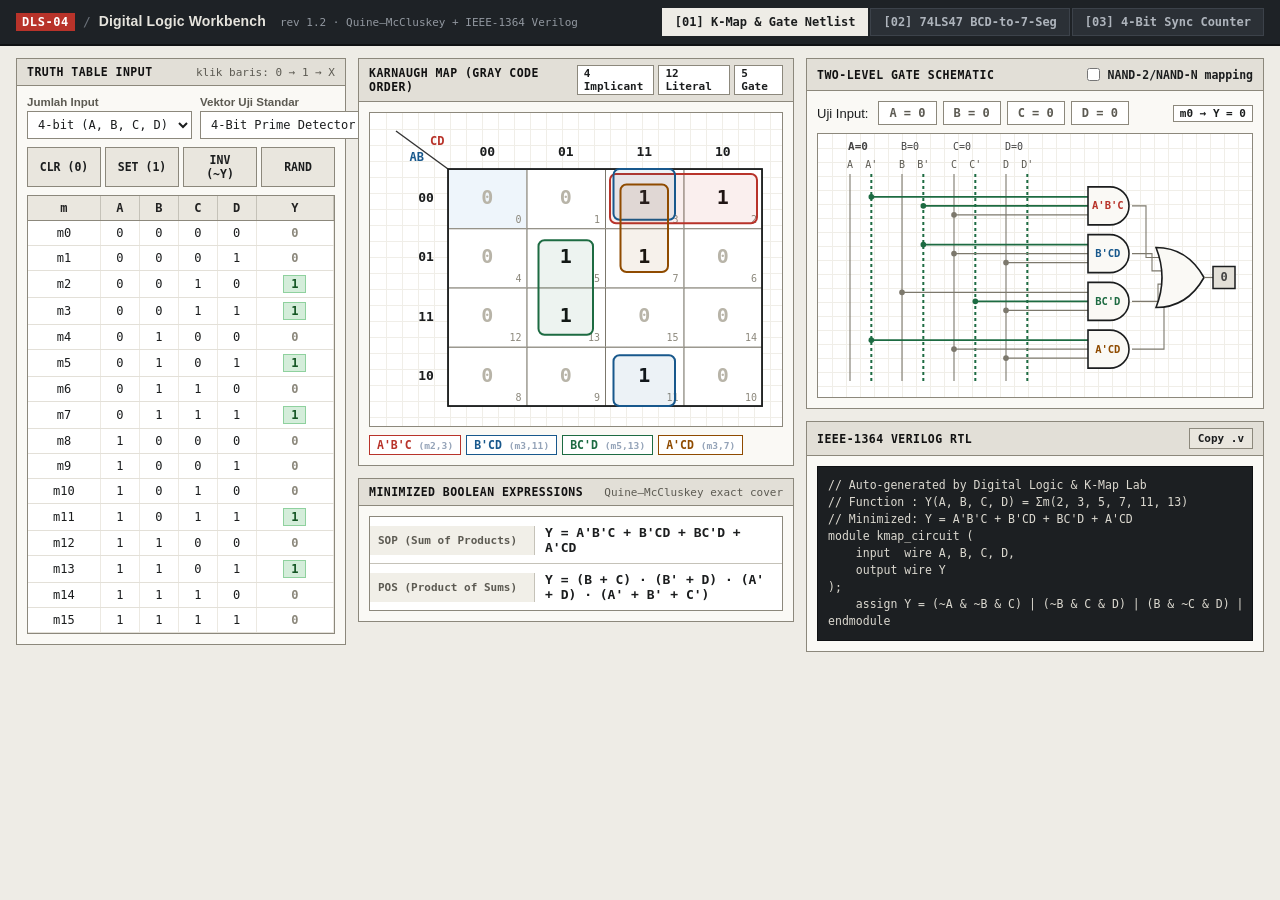
<file: index.html>
<!DOCTYPE html>
<html lang="id">
<head>
  <meta charset="UTF-8" />
  <meta http-equiv="refresh" content="0; url=simulator/index.html" />
  <title>Digital Logic &amp; K-Map Studio</title>
</head>
<body>
  <p>Mengarahkan ke <a href="simulator/index.html">Digital Logic &amp; K-Map Studio</a>…</p>
</body>
</html>
</file>
<file: simulator/css/style.css>
/* ==========================================================================
   DLS-04 Digital Logic Workbench — Technical / CAD Schematic Datasheet Theme
   (Clean light engineering paper + sharp 1px borders, no AI gradients/glows)
   ========================================================================== */
:root {
  --bg: #eeece6;
  --panel: #faf9f5;
  --canvas-bg: #ffffff;
  --border: #c5c2b8;
  --border-dark: #8c887c;
  --ink: #1b1d1e;
  --muted: #5c5a52;
  --header-bg: #1e2226;
  --header-fg: #e6e4dd;
  --accent: #b8332a;       /* IC schematic crimson */
  --blue: #18588c;         /* Blueprint signal blue */
  --green: #1d6b42;        /* Logic HIGH green */
  --amber: #b56510;        /* Don't care ochre */
  --mono: 'JetBrains Mono', 'Cascadia Mono', 'Consolas', ui-monospace, monospace;
  --sans: 'Inter', -apple-system, BlinkMacSystemFont, 'Segoe UI', Roboto, sans-serif;
}

* { box-sizing: border-box; }

html, body {
  margin: 0;
  background: var(--bg);
  color: var(--ink);
  font-family: var(--sans);
  font-size: 13px;
  min-height: 100vh;
  display: flex;
  flex-direction: column;
}

code, pre, kbd { font-family: var(--mono); }

/* ---------- Top Menu Bar (Desktop CAD Style) ---------- */
.menubar {
  display: flex;
  align-items: center;
  justify-content: space-between;
  flex-wrap: wrap;
  gap: 10px;
  padding: 8px 16px;
  background: var(--header-bg);
  color: var(--header-fg);
  border-bottom: 2px solid #0f1113;
}
.menubar-left {
  display: flex;
  align-items: baseline;
  gap: 8px;
}
.app-code {
  font-family: var(--mono);
  font-weight: 700;
  font-size: 12px;
  background: var(--accent);
  color: #fff;
  padding: 2px 6px;
  letter-spacing: 0.05em;
}
.sep { color: #6c727a; font-family: var(--mono); }
.app-title {
  margin: 0;
  font-size: 14px;
  font-weight: 600;
  letter-spacing: 0.01em;
}
.app-ver {
  font-family: var(--mono);
  font-size: 11px;
  color: #9298a0;
  margin-left: 6px;
}

.tabs {
  display: flex;
  gap: 2px;
}
.tab {
  font-family: var(--mono);
  font-size: 12px;
  font-weight: 600;
  padding: 6px 12px;
  background: #2b3036;
  color: #aeb4bc;
  border: 1px solid #3c424a;
  cursor: pointer;
}
.tab:hover { color: #ffffff; background: #343a42; }
.tab.active {
  background: var(--bg);
  color: var(--ink);
  border-color: var(--bg);
}

/* ---------- Workbench Layout ---------- */
.tab-view {
  display: none;
  flex: 1;
  padding: 12px 16px;
  max-width: 1640px;
  width: 100%;
  margin: 0 auto;
}
.tab-view.active { display: block; }

.workbench-3col {
  display: grid;
  grid-template-columns: 330px minmax(0, 1fr) minmax(0, 1.05fr);
  gap: 12px;
  align-items: start;
}
.counter-grid {
  display: grid;
  grid-template-columns: 390px minmax(0, 1fr);
  gap: 12px;
  align-items: start;
}
.col-stack {
  display: flex;
  flex-direction: column;
  gap: 12px;
  min-width: 0;
}

/* ---------- Technical Panels ---------- */
.panel {
  background: var(--panel);
  border: 1px solid var(--border-dark);
}
.panel-head {
  display: flex;
  align-items: center;
  justify-content: space-between;
  gap: 8px;
  padding: 6px 10px;
  background: #e2dfd7;
  border-bottom: 1px solid var(--border-dark);
}
.panel-title {
  font-family: var(--mono);
  font-size: 11.5px;
  font-weight: 700;
  letter-spacing: 0.04em;
  color: #111;
}
.panel-sub {
  font-family: var(--mono);
  font-size: 11px;
  color: var(--muted);
}
.panel-body {
  padding: 10px;
}

/* ---------- Form Controls ---------- */
.field-grid {
  display: grid;
  grid-template-columns: 1fr 1fr;
  gap: 8px;
  margin-bottom: 8px;
}
label {
  display: flex;
  flex-direction: column;
  gap: 3px;
  font-size: 11.5px;
  font-weight: 600;
  color: var(--muted);
}
.block-label { margin: 10px 0; }
.inline-chk {
  flex-direction: row;
  align-items: center;
  gap: 5px;
  font-family: var(--mono);
  font-size: 11.5px;
  color: var(--ink);
  cursor: pointer;
}

select {
  font-family: var(--mono);
  font-size: 12px;
  padding: 5px 6px;
  background: #fff;
  color: var(--ink);
  border: 1px solid var(--border-dark);
  border-radius: 0;
}

.btn-strip {
  display: flex;
  gap: 4px;
  margin-bottom: 8px;
}
.btn {
  font-family: var(--mono);
  font-size: 11.5px;
  font-weight: 600;
  padding: 5px 10px;
  background: #e9e6de;
  color: var(--ink);
  border: 1px solid var(--border-dark);
  cursor: pointer;
  flex: 1;
}
.btn:hover { background: #dcd8ce; }
.btn:active { background: #cfcac0; }
.btn.primary {
  background: var(--blue);
  color: #fff;
  border-color: #0e3c61;
}
.btn.small { flex: 0 0 auto; padding: 3px 8px; font-size: 11px; }

/* ---------- Truth Table ---------- */
.tt-wrap {
  max-height: 495px;
  overflow-y: auto;
  border: 1px solid var(--border-dark);
  background: #fff;
}
.tt-table {
  width: 100%;
  border-collapse: collapse;
  font-family: var(--mono);
  font-size: 12px;
  text-align: center;
}
.tt-table th {
  position: sticky;
  top: 0;
  background: #eae7df;
  color: #222;
  padding: 5px 4px;
  border-bottom: 1px solid var(--border-dark);
  border-right: 1px solid var(--border);
}
.tt-table td {
  padding: 4px;
  border-bottom: 1px solid #e3e0d8;
  border-right: 1px solid #ece9e2;
}
.tt-table tr { cursor: pointer; }
.tt-table tr:hover { background: #f2efe7; }
.tt-out {
  font-weight: 700;
  padding: 1px 7px;
  display: inline-block;
}
.tt-out.v1 { background: #d4edda; color: #145523; border: 1px solid #8fd19e; }
.tt-out.v0 { color: #8c887c; }
.tt-out.vx { background: #fff3cd; color: #855700; border: 1px solid #e6c670; }

/* ---------- Canvas Frames ---------- */
.canvas-frame {
  width: 100%;
  border: 1px solid var(--border-dark);
  background: var(--canvas-bg);
}
.canvas-frame canvas {
  width: 100%;
  height: 100%;
  display: block;
}
.kmap-box { height: 315px; cursor: pointer; }
.schem-box { height: 265px; }
.seg-display-box { height: 240px; }
.seg-small-box { height: 195px; margin-top: 10px; }
.timing-box { height: 300px; }

.stat-badges { display: flex; gap: 4px; }
.badge {
  font-family: var(--mono);
  font-size: 11px;
  font-weight: 600;
  padding: 1px 6px;
  background: #fff;
  border: 1px solid var(--border-dark);
  color: var(--ink);
}

.group-chips {
  display: flex;
  gap: 5px;
  flex-wrap: wrap;
  margin-top: 8px;
}
.g-chip {
  font-family: var(--mono);
  font-size: 11.5px;
  font-weight: 600;
  padding: 2px 7px;
  border: 1px solid;
  background: #fff;
}

/* ---------- Equations & Code ---------- */
.eq-table {
  display: flex;
  flex-direction: column;
  border: 1px solid var(--border-dark);
  background: #fff;
}
.eq-row {
  display: grid;
  grid-template-columns: 165px 1fr;
  align-items: center;
  border-bottom: 1px solid var(--border);
}
.eq-row:last-child { border-bottom: 0; }
.eq-label {
  font-family: var(--mono);
  font-size: 11px;
  font-weight: 700;
  padding: 8px;
  background: #f1efe8;
  border-right: 1px solid var(--border);
  color: var(--muted);
}
.eq-code {
  font-size: 13px;
  font-weight: 700;
  padding: 8px 10px;
  color: var(--ink);
}

.test-switches {
  display: flex;
  gap: 6px;
  align-items: center;
  flex-wrap: wrap;
  margin-bottom: 8px;
}
.sw-btn {
  font-family: var(--mono);
  font-weight: 700;
  font-size: 12px;
  padding: 4px 10px;
  border: 1px solid var(--border-dark);
  background: #fff;
  color: var(--muted);
  cursor: pointer;
}
.sw-btn.high {
  background: var(--green);
  color: #fff;
  border-color: #0f4728;
}

.code-block {
  margin: 0;
  padding: 10px;
  background: #1c1f22;
  color: #dcd9d0;
  border: 1px solid #0f1113;
  font-size: 11.5px;
  line-height: 1.48;
  overflow-x: auto;
}

/* ---------- Tab 2: 7-Segment ---------- */
.bcd-switches {
  display: grid;
  grid-template-columns: repeat(4, 1fr);
  gap: 6px;
  margin-bottom: 8px;
}
.keypad {
  display: grid;
  grid-template-columns: repeat(8, 1fr);
  gap: 4px;
}
.key-btn {
  padding: 5px 0;
  font-family: var(--mono);
  font-weight: 700;
  font-size: 12px;
  background: #fff;
  border: 1px solid var(--border-dark);
  color: var(--ink);
  cursor: pointer;
}
.key-btn.active {
  background: var(--accent);
  color: #fff;
  border-color: #7d1e17;
}

.seg-eq-list {
  display: flex;
  flex-direction: column;
  border: 1px solid var(--border-dark);
  background: #fff;
}
.seg-eq-item {
  display: flex;
  align-items: center;
  justify-content: space-between;
  gap: 8px;
  padding: 7px 10px;
  border-bottom: 1px solid var(--border);
  cursor: pointer;
}
.seg-eq-item:last-child { border-bottom: 0; }
.seg-eq-item:hover { background: #f4f1e9; }
.seg-eq-item.active {
  background: #e8eff5;
  box-shadow: inset 3px 0 0 var(--blue);
}
.seg-pill {
  width: 24px;
  height: 24px;
  display: inline-flex;
  align-items: center;
  justify-content: center;
  font-family: var(--mono);
  font-weight: 700;
  font-size: 12px;
  border: 1px solid var(--border-dark);
  background: #eee;
  color: var(--muted);
}
.seg-pill.on {
  background: var(--accent);
  color: #fff;
  border-color: #7d1e17;
}

/* ---------- Tab 3: Counter ---------- */
.ff-cards {
  display: grid;
  grid-template-columns: repeat(4, 1fr);
  gap: 6px;
  margin-top: 10px;
}
.ff-card {
  background: #fff;
  border: 1px solid var(--border-dark);
  padding: 6px;
  text-align: center;
  font-family: var(--mono);
}
.ff-card .ff-name { font-size: 10.5px; color: var(--muted); }
.ff-card .ff-val { font-size: 20px; font-weight: 700; margin-top: 2px; color: #777; }
.ff-card.high { background: #e6f4ea; border-color: var(--green); }
.ff-card.high .ff-val { color: var(--green); }

/* ---------- Status Bar ---------- */
.statusbar {
  display: flex;
  justify-content: space-between;
  padding: 5px 16px;
  background: #dedbd2;
  border-top: 1px solid var(--border-dark);
  font-family: var(--mono);
  font-size: 11px;
  color: #4a4840;
}

.toast {
  position: fixed;
  bottom: 28px;
  right: 20px;
  background: var(--header-bg);
  color: #fff;
  border: 1px solid #000;
  padding: 8px 14px;
  font-family: var(--mono);
  font-size: 12px;
  opacity: 0;
  pointer-events: none;
  transition: opacity 0.15s;
}
.toast.show { opacity: 1; }

@media (max-width: 1180px) {
  .workbench-3col, .counter-grid { grid-template-columns: 1fr; }
}
</file>
